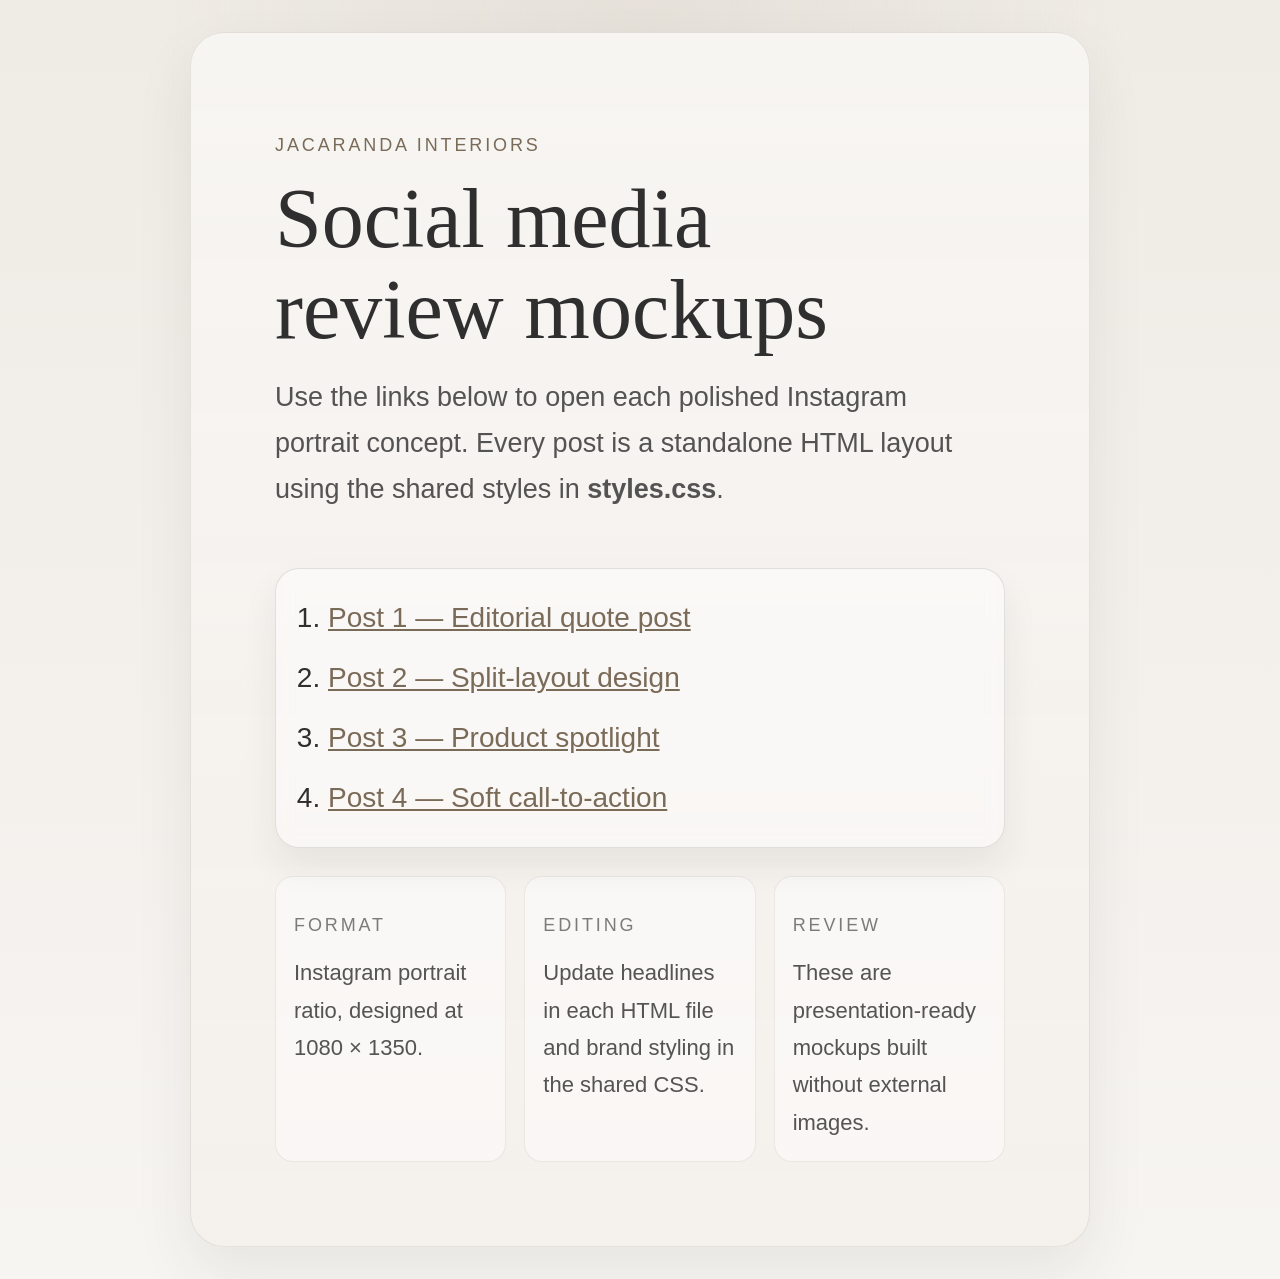
<file: social-test-jacaranda/index.html>
<!DOCTYPE html>
<html lang="en">
<head>
  <meta charset="UTF-8" />
  <meta name="viewport" content="width=device-width, initial-scale=1.0" />
  <title>Jacaranda Interiors Social Mockups</title>
  <link rel="stylesheet" href="styles.css" />
</head>
<body>
  <!--
    This index page is a simple launcher for the four standalone mockups.
    Edit the links below if you rename any post files.
  -->
  <main class="post" style="min-height: auto; width: 900px;">
    <section class="canvas" style="min-height: auto; display: grid; gap: 28px;">
      <div>
        <p class="brand-mark">Jacaranda Interiors</p>
        <h1 class="headline-lg" style="margin-top: 16px; max-width: 620px;">Social media review mockups</h1>
        <p class="body-copy" style="max-width: 680px; margin-top: 20px;">
          Use the links below to open each polished Instagram portrait concept. Every post is a standalone HTML layout using the shared styles in <strong>styles.css</strong>.
        </p>
      </div>

      <div class="panel" style="padding: 28px; border-radius: 24px;">
        <nav aria-label="Mockup post links">
          <ol style="margin: 0; padding-left: 24px; display: grid; gap: 18px; font-size: 28px; line-height: 1.5;">
            <li><a href="post1.html" style="color: var(--earthy-brown);">Post 1 — Editorial quote post</a></li>
            <li><a href="post2.html" style="color: var(--earthy-brown);">Post 2 — Split-layout design</a></li>
            <li><a href="post3.html" style="color: var(--earthy-brown);">Post 3 — Product spotlight</a></li>
            <li><a href="post4.html" style="color: var(--earthy-brown);">Post 4 — Soft call-to-action</a></li>
          </ol>
        </nav>
      </div>

      <div class="meta-grid">
        <div class="meta-box">
          <p class="small-label">Format</p>
          <p class="body-copy" style="margin: 10px 0 0; font-size: 22px;">Instagram portrait ratio, designed at 1080 × 1350.</p>
        </div>
        <div class="meta-box">
          <p class="small-label">Editing</p>
          <p class="body-copy" style="margin: 10px 0 0; font-size: 22px;">Update headlines in each HTML file and brand styling in the shared CSS.</p>
        </div>
        <div class="meta-box">
          <p class="small-label">Review</p>
          <p class="body-copy" style="margin: 10px 0 0; font-size: 22px;">These are presentation-ready mockups built without external images.</p>
        </div>
      </div>
    </section>
  </main>
</body>
</html>
</file>
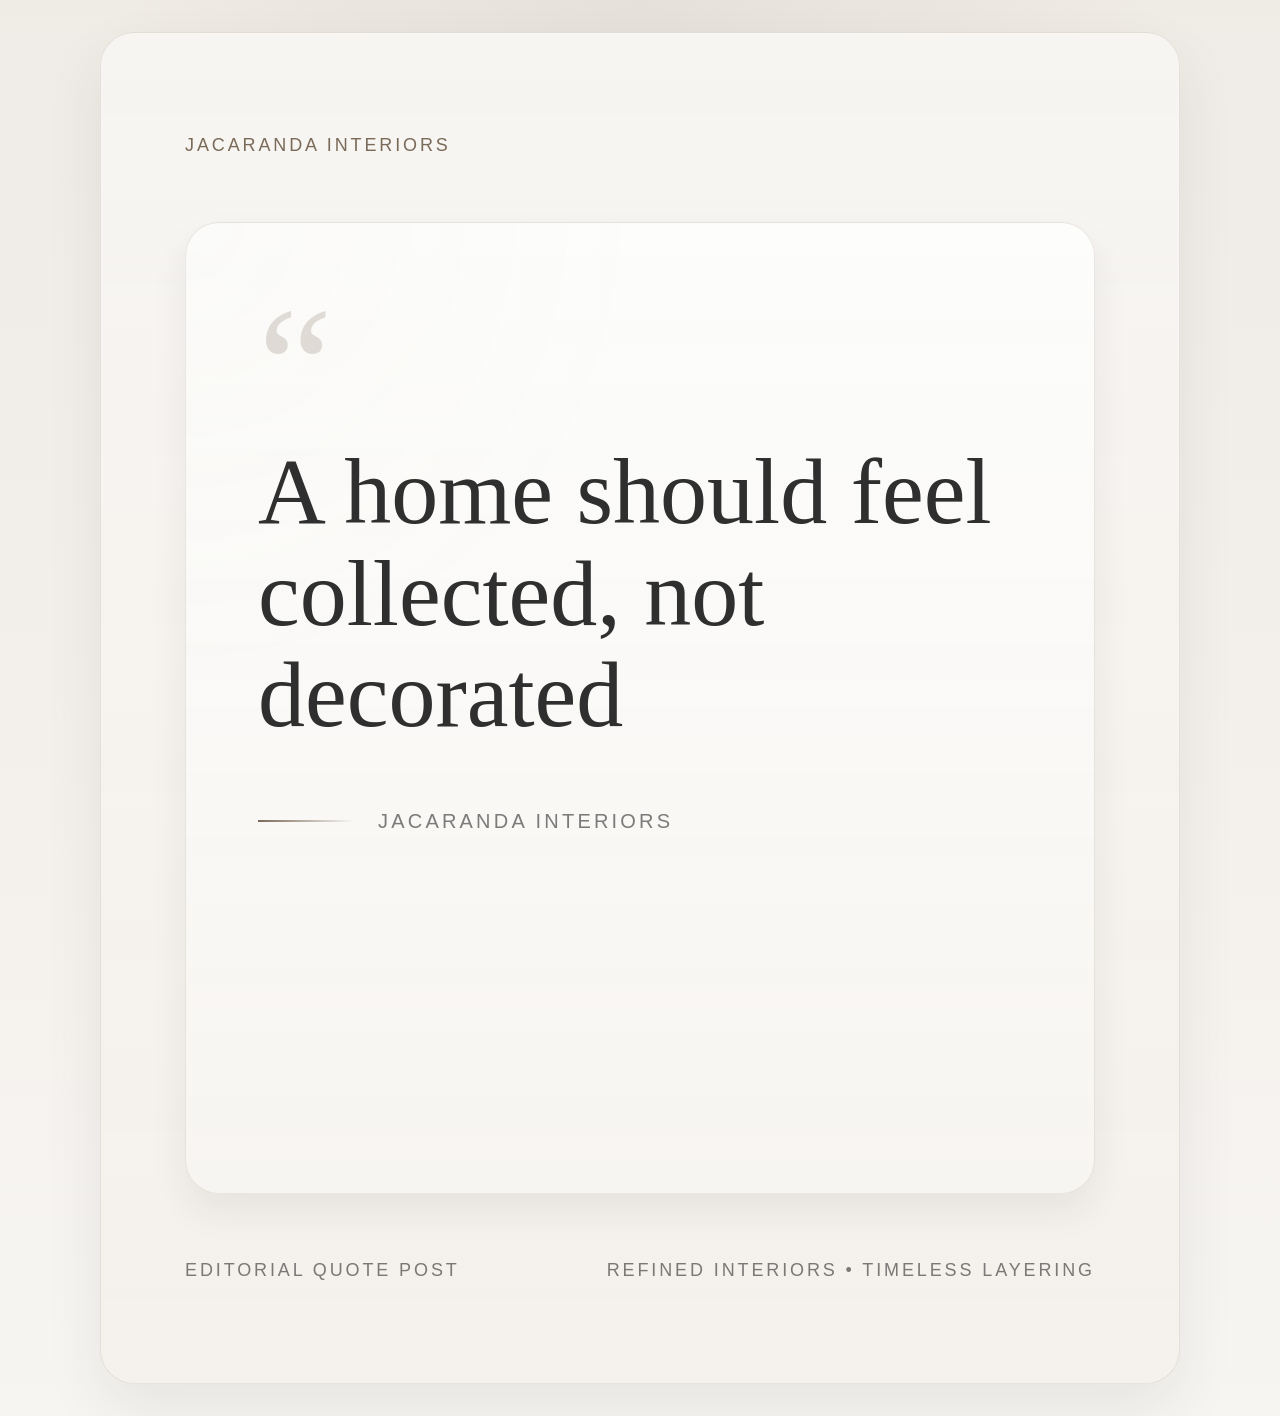
<file: social-test-jacaranda/post1.html>
<!DOCTYPE html>
<html lang="en">
<head>
  <meta charset="UTF-8" />
  <meta name="viewport" content="width=device-width, initial-scale=1.0" />
  <title>Post 1 - Jacaranda Interiors</title>
  <link rel="stylesheet" href="styles.css" />
</head>
<body>
  <!--
    Post 1: editorial quote post.
    Update the main quote text inside the H1 below if you want a different message.
  -->
  <main class="post">
    <section class="canvas quote-layout">
      <header>
        <p class="brand-mark">Jacaranda Interiors</p>
      </header>

      <article class="quote-card">
        <div class="quote-mark">“</div>
        <h1 class="headline-xl quote-text">A home should feel collected, not decorated</h1>
        <div class="signature-row">
          <div class="divider"></div>
          <p class="caption">Jacaranda Interiors</p>
        </div>
      </article>

      <footer class="footer-line">
        <p class="footer-note">Editorial quote post</p>
        <p class="footer-note">Refined interiors • timeless layering</p>
      </footer>
    </section>
  </main>
</body>
</html>
</file>
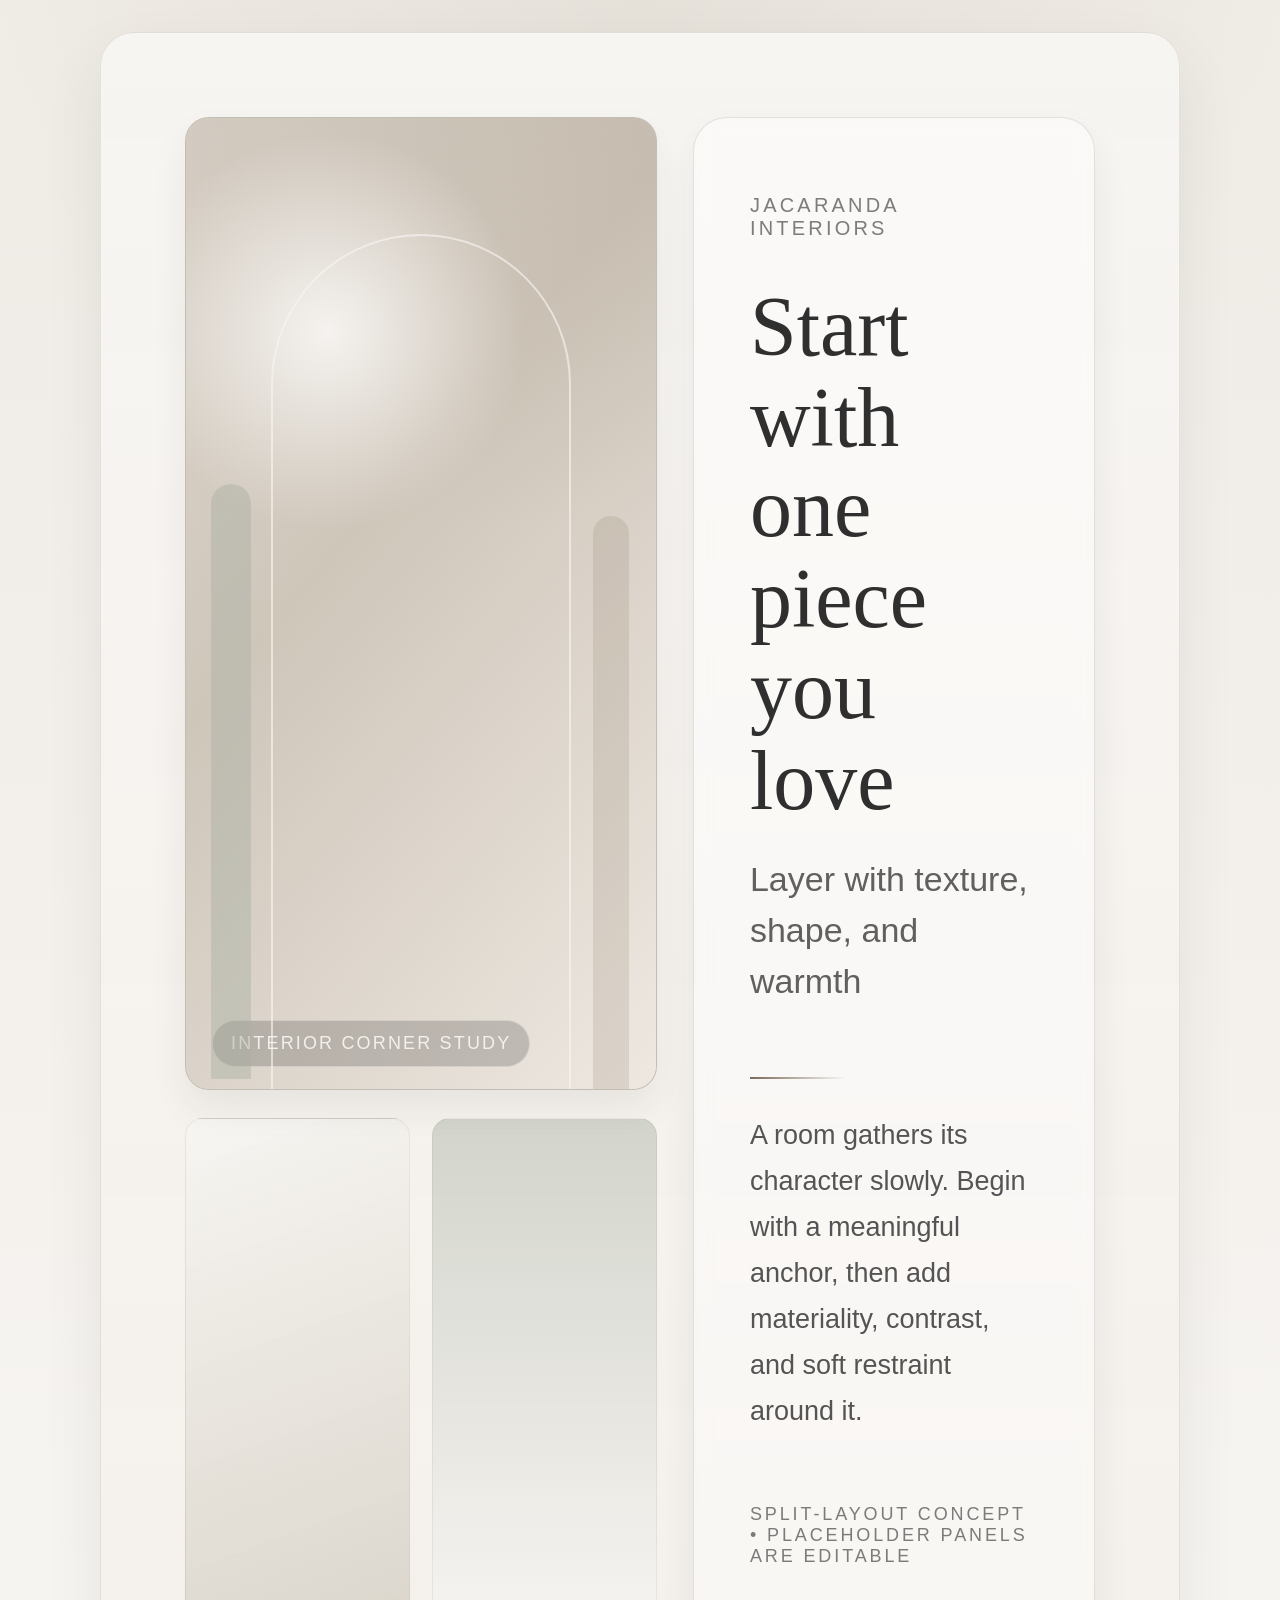
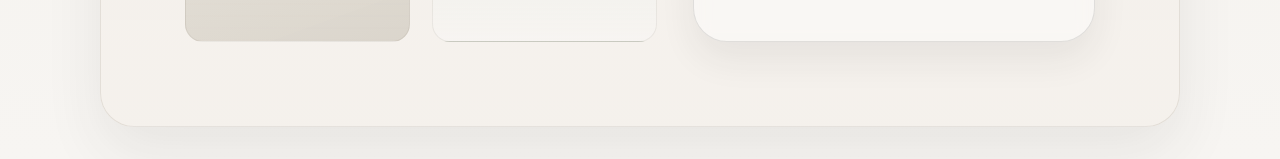
<file: social-test-jacaranda/post2.html>
<!DOCTYPE html>
<html lang="en">
<head>
  <meta charset="UTF-8" />
  <meta name="viewport" content="width=device-width, initial-scale=1.0" />
  <title>Post 2 - Jacaranda Interiors</title>
  <link rel="stylesheet" href="styles.css" />
</head>
<body>
  <!--
    Post 2: split-layout design.
    Edit the title, subtitle, and labels below.
    The faux image blocks are styled in styles.css and can be swapped for real images later if needed.
  -->
  <main class="post">
    <section class="canvas split-layout">
      <div class="image-stack">
        <div class="image-block arch">
          <span class="image-label">Interior corner study</span>
        </div>
        <div class="mini-grid">
          <div class="mini-panel"></div>
          <div class="mini-panel" style="background: linear-gradient(180deg, rgba(168, 176, 162, 0.45), rgba(247, 245, 242, 0.85));"></div>
        </div>
      </div>

      <article class="panel text-panel">
        <p class="kicker">Jacaranda Interiors</p>
        <h1 class="headline-lg" style="margin-top: 22px;">Start with one piece you love</h1>
        <p class="subheadline" style="margin-top: 28px;">Layer with texture, shape, and warmth</p>
        <div class="divider" style="margin-top: 36px;"></div>
        <p class="body-copy" style="margin-top: 34px;">
          A room gathers its character slowly. Begin with a meaningful anchor, then add materiality, contrast, and soft restraint around it.
        </p>
        <p class="footer-note" style="margin-top: 42px;">Split-layout concept • placeholder panels are editable</p>
      </article>
    </section>
  </main>
</body>
</html>
</file>
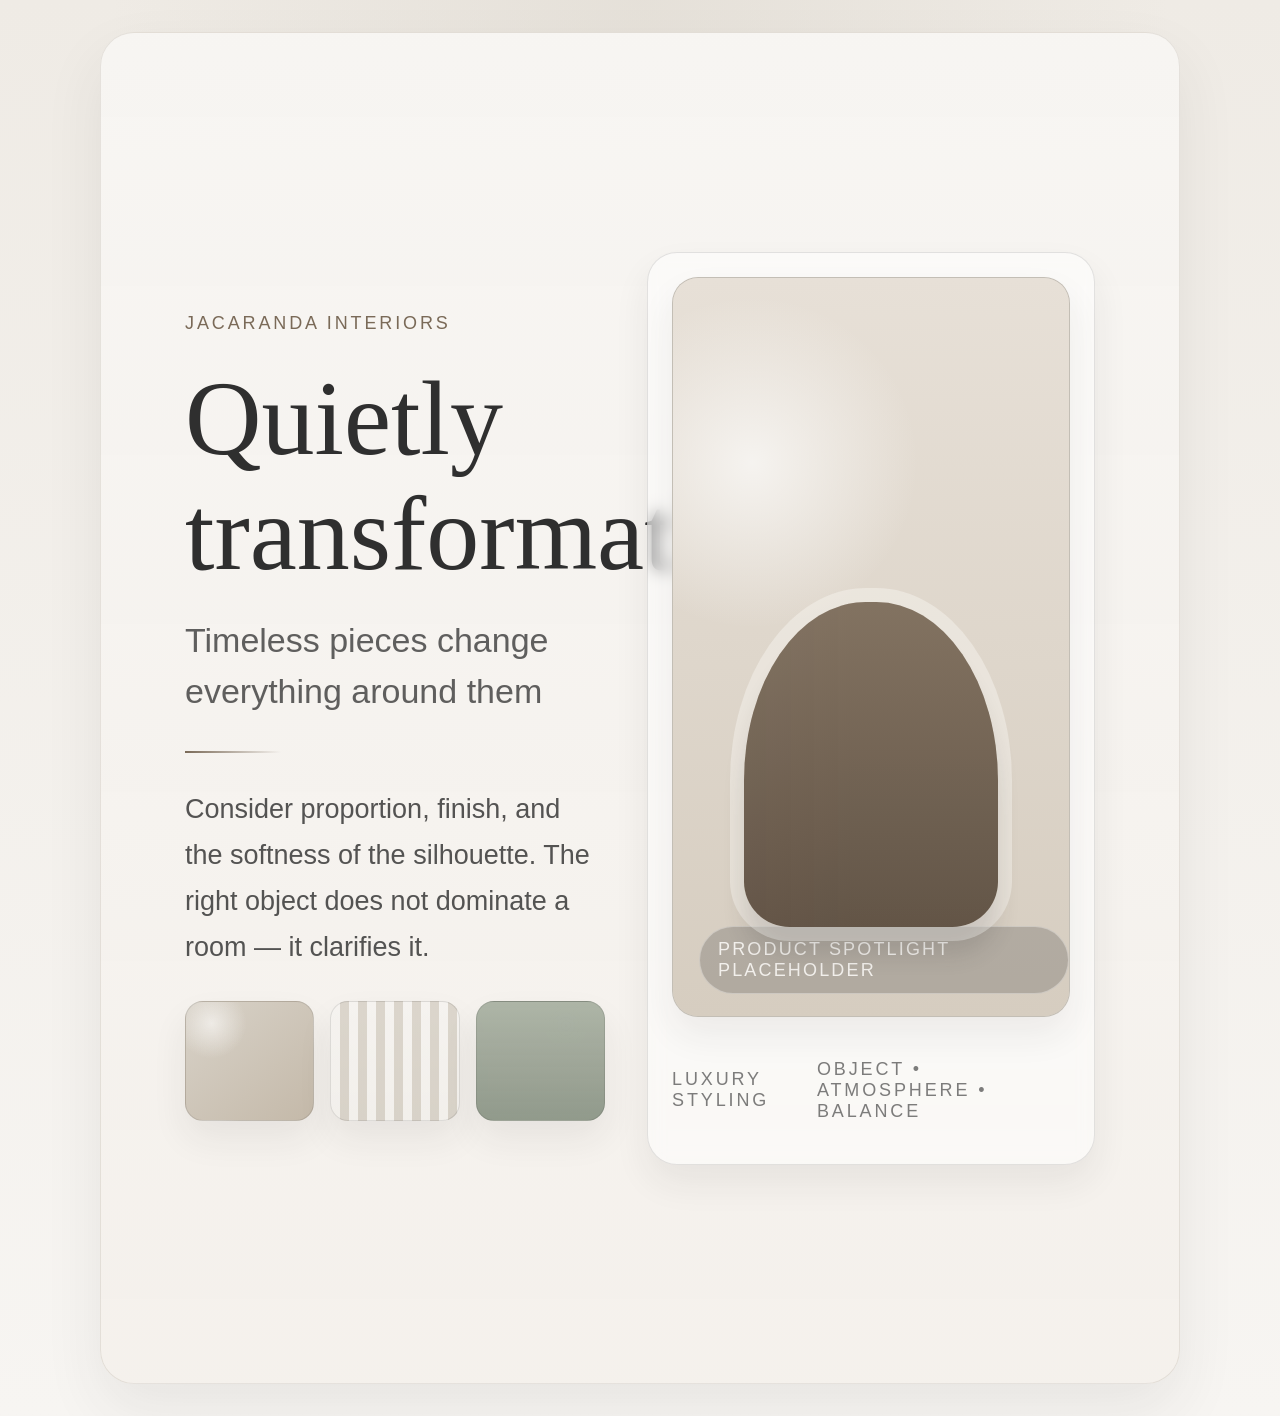
<file: social-test-jacaranda/post3.html>
<!DOCTYPE html>
<html lang="en">
<head>
  <meta charset="UTF-8" />
  <meta name="viewport" content="width=device-width, initial-scale=1.0" />
  <title>Post 3 - Jacaranda Interiors</title>
  <link rel="stylesheet" href="styles.css" />
</head>
<body>
  <!--
    Post 3: product spotlight layout.
    To update the spotlighted product story, edit the title, subtitle, and supporting copy.
  -->
  <main class="post">
    <section class="canvas spotlight-layout">
      <article>
        <p class="brand-mark">Jacaranda Interiors</p>
        <h1 class="display" style="margin-top: 28px; max-width: 420px;">Quietly transformative</h1>
        <p class="subheadline" style="margin-top: 24px; max-width: 460px;">Timeless pieces change everything around them</p>
        <div class="divider" style="margin-top: 34px;"></div>
        <p class="body-copy" style="margin-top: 34px; max-width: 460px;">
          Consider proportion, finish, and the softness of the silhouette. The right object does not dominate a room — it clarifies it.
        </p>

        <div class="material-row">
          <div class="material-swatch stone"></div>
          <div class="material-swatch linen"></div>
          <div class="material-swatch sage"></div>
        </div>
      </article>

      <div class="product-card panel">
        <div class="image-block product" style="min-height: 740px; border-radius: 26px;">
          <span class="image-label">Product spotlight placeholder</span>
        </div>
        <div class="footer-line" style="margin-top: 24px;">
          <p class="small-label">Luxury styling</p>
          <p class="small-label">Object • atmosphere • balance</p>
        </div>
      </div>
    </section>
  </main>
</body>
</html>
</file>
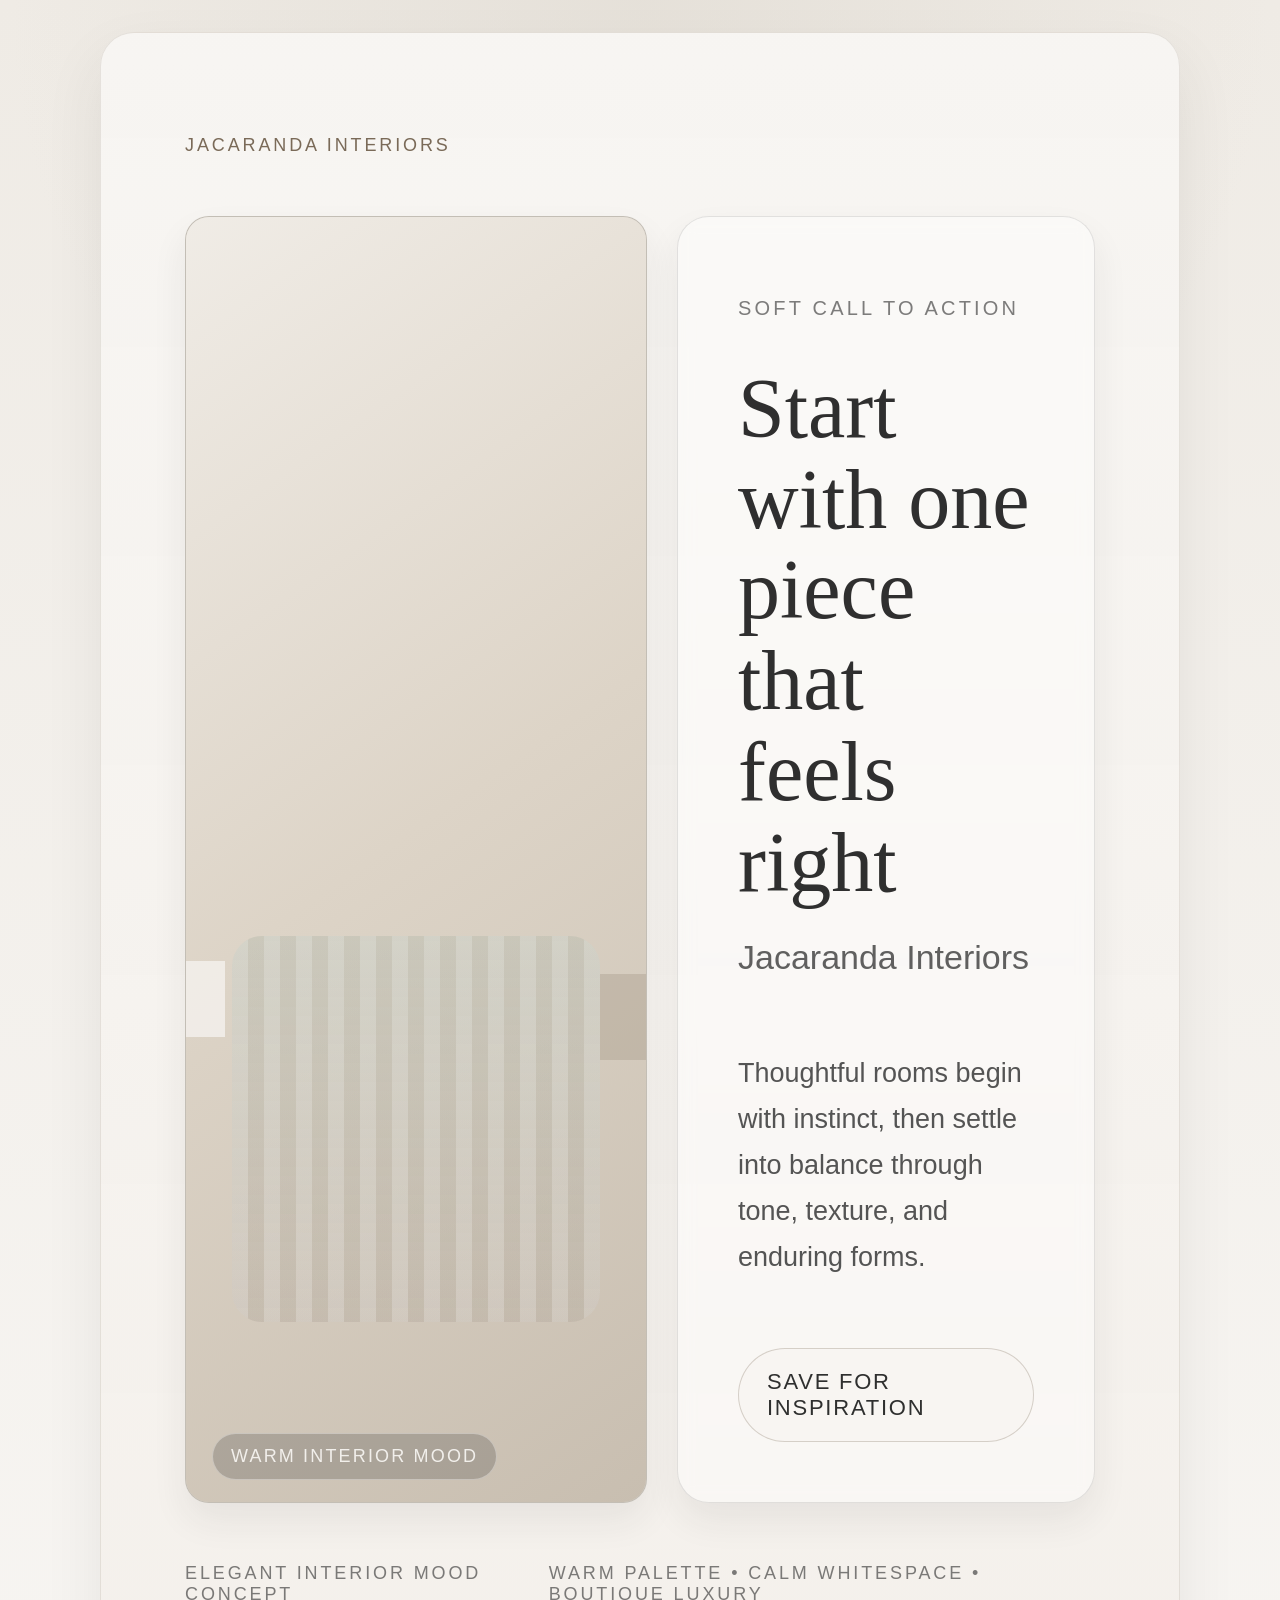
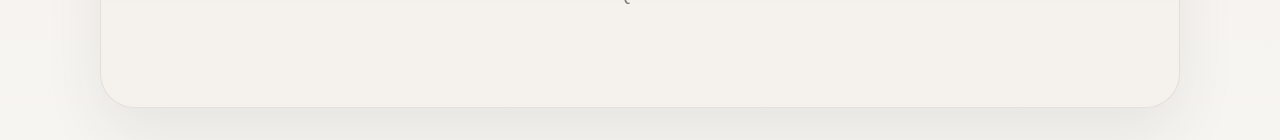
<file: social-test-jacaranda/post4.html>
<!DOCTYPE html>
<html lang="en">
<head>
  <meta charset="UTF-8" />
  <meta name="viewport" content="width=device-width, initial-scale=1.0" />
  <title>Post 4 - Jacaranda Interiors</title>
  <link rel="stylesheet" href="styles.css" />
</head>
<body>
  <!--
    Post 4: soft call-to-action.
    Update the CTA text below and optionally adjust the faux mood image block in styles.css.
  -->
  <main class="post">
    <section class="canvas cta-layout">
      <header>
        <p class="brand-mark">Jacaranda Interiors</p>
      </header>

      <div class="hero-band">
        <div class="image-block mood">
          <span class="image-label">Warm interior mood</span>
        </div>

        <article class="cta-card">
          <p class="kicker">Soft call to action</p>
          <h1 class="headline-lg" style="margin-top: 24px;">Start with one piece that feels right</h1>
          <p class="subheadline" style="margin-top: 24px;">Jacaranda Interiors</p>
          <p class="body-copy" style="margin-top: 34px;">
            Thoughtful rooms begin with instinct, then settle into balance through tone, texture, and enduring forms.
          </p>
          <div style="margin-top: 40px;">
            <span class="button-soft">Save for inspiration</span>
          </div>
        </article>
      </div>

      <footer class="footer-line">
        <p class="footer-note">Elegant interior mood concept</p>
        <p class="footer-note">Warm palette • calm whitespace • boutique luxury</p>
      </footer>
    </section>
  </main>
</body>
</html>
</file>
<file: social-test-jacaranda/styles.css>
/*
  Jacaranda Interiors social post mockups
  ---------------------------------------
  Edit this file to change shared colors, typography, spacing, and reusable layout styles.
*/

:root {
  /* Brand palette: update these hex values to restyle every mockup quickly */
  --warm-white: #F7F5F2;
  --soft-taupe: #D8D2C8;
  --charcoal: #2F2F2F;
  --earthy-brown: #7A6A58;
  --muted-sage: #A8B0A2;
  --line: rgba(47, 47, 47, 0.12);
  --shadow-soft: 0 26px 60px rgba(47, 47, 47, 0.08);
  --shadow-card: 0 18px 36px rgba(47, 47, 47, 0.07);
  --serif: "Iowan Old Style", "Palatino Linotype", "Book Antiqua", Georgia, serif;
  --sans: "Avenir Next", "Segoe UI", Helvetica, Arial, sans-serif;
  --radius-xl: 34px;
  --radius-lg: 24px;
  --radius-md: 18px;
  --post-width: 1080px;
  --post-height: 1350px;
}

* {
  box-sizing: border-box;
}

html,
body {
  margin: 0;
  min-height: 100%;
  background:
    radial-gradient(circle at top, rgba(216, 210, 200, 0.42), transparent 34%),
    linear-gradient(180deg, #efebe5 0%, var(--warm-white) 100%);
  color: var(--charcoal);
  font-family: var(--sans);
}

body {
  display: flex;
  justify-content: center;
  align-items: flex-start;
  padding: 32px;
}

/* Main Instagram artboard */
.post {
  position: relative;
  width: var(--post-width);
  min-height: var(--post-height);
  overflow: hidden;
  background: linear-gradient(180deg, rgba(247, 245, 242, 0.98) 0%, rgba(244, 240, 235, 0.95) 100%);
  border: 1px solid rgba(122, 106, 88, 0.14);
  border-radius: var(--radius-xl);
  box-shadow: var(--shadow-soft);
}

/* Shared spacing wrapper for each post */
.canvas {
  position: relative;
  min-height: var(--post-height);
  padding: 84px;
}

.brand-mark,
.footer-note,
.kicker,
.caption,
.small-label {
  letter-spacing: 0.16em;
  text-transform: uppercase;
}

.brand-mark,
.footer-note,
.small-label {
  font-size: 18px;
}

.kicker,
.caption {
  font-size: 20px;
}

.brand-mark {
  color: var(--earthy-brown);
}

.footer-note,
.caption,
.small-label,
.kicker {
  color: rgba(47, 47, 47, 0.62);
}

h1,
h2,
h3 {
  margin: 0;
  font-family: var(--serif);
  font-weight: 500;
  line-height: 1.08;
}

.display {
  font-size: 106px;
}

.headline-xl {
  font-size: 94px;
}

.headline-lg {
  font-size: 84px;
}

.subheadline {
  font-size: 34px;
  line-height: 1.5;
  color: rgba(47, 47, 47, 0.76);
}

.body-copy {
  font-size: 27px;
  line-height: 1.7;
  color: rgba(47, 47, 47, 0.82);
}

.divider {
  width: 96px;
  height: 2px;
  background: linear-gradient(90deg, var(--earthy-brown), rgba(122, 106, 88, 0));
}

.panel,
.image-block,
.material-swatch,
.framed-card,
.cta-card {
  border: 1px solid var(--line);
  box-shadow: var(--shadow-card);
}

.panel,
.framed-card,
.cta-card {
  background: rgba(255, 255, 255, 0.42);
  backdrop-filter: blur(8px);
}

.image-block {
  position: relative;
  overflow: hidden;
  border-radius: var(--radius-lg);
  background-color: var(--soft-taupe);
}

/* Reusable faux photography/texture treatments */
.image-block::before,
.image-block::after,
.texture-overlay::before,
.texture-overlay::after {
  content: "";
  position: absolute;
  inset: 0;
}

.image-block.arch::before {
  background:
    radial-gradient(circle at 30% 22%, rgba(247, 245, 242, 0.95), transparent 24%),
    linear-gradient(180deg, rgba(122, 106, 88, 0.12), rgba(247, 245, 242, 0) 42%),
    linear-gradient(130deg, #dfd8cf 0%, #cfc6ba 40%, #eee8e1 100%);
}

.image-block.arch::after {
  inset: 12% 18% 0 18%;
  border-radius: 220px 220px 0 0;
  border: 2px solid rgba(247, 245, 242, 0.65);
  border-bottom: none;
  box-shadow:
    -190px 120px 0 -130px rgba(168, 176, 162, 0.45),
    190px 150px 0 -132px rgba(122, 106, 88, 0.16);
}

.image-block.product::before {
  background:
    radial-gradient(circle at 20% 25%, rgba(247, 245, 242, 0.92), transparent 26%),
    linear-gradient(180deg, #e7e0d7 0%, #d6cdc0 100%);
}

.image-block.product::after {
  inset: auto 18% 12% 18%;
  height: 44%;
  border-radius: 48% 48% 18% 18% / 55% 55% 14% 14%;
  background:
    linear-gradient(180deg, rgba(122, 106, 88, 0.92), rgba(89, 74, 60, 0.92)),
    linear-gradient(90deg, rgba(247, 245, 242, 0.22), transparent 42%);
  box-shadow:
    0 28px 22px rgba(47, 47, 47, 0.14),
    0 0 0 14px rgba(247, 245, 242, 0.44);
}

.image-block.mood::before {
  background:
    linear-gradient(145deg, #f0ece6 0%, #ddd4c7 48%, #c8beb0 100%),
    radial-gradient(circle at 25% 20%, rgba(247, 245, 242, 0.92), transparent 22%);
}

.image-block.mood::after {
  inset: auto 10% 14% 10%;
  height: 30%;
  border-radius: 30px;
  background:
    linear-gradient(180deg, rgba(168, 176, 162, 0.32), rgba(122, 106, 88, 0.16)),
    repeating-linear-gradient(90deg, rgba(247, 245, 242, 0.45) 0 16px, rgba(216, 210, 200, 0.35) 16px 32px);
  box-shadow:
    -220px -130px 0 -155px rgba(247, 245, 242, 0.74),
    200px -112px 0 -150px rgba(122, 106, 88, 0.2);
}

.image-label {
  position: absolute;
  left: 26px;
  bottom: 22px;
  padding: 12px 18px;
  border-radius: 999px;
  border: 1px solid rgba(247, 245, 242, 0.4);
  background: rgba(47, 47, 47, 0.22);
  color: rgba(247, 245, 242, 0.92);
  font-size: 18px;
  letter-spacing: 0.12em;
  text-transform: uppercase;
}

/* Post-specific layout helpers */
.quote-layout {
  display: grid;
  grid-template-rows: auto 1fr auto;
  gap: 48px;
}

.quote-card {
  width: 100%;
  padding: 76px 72px;
  border-radius: var(--radius-xl);
  border: 1px solid rgba(122, 106, 88, 0.14);
  background:
    linear-gradient(180deg, rgba(255, 255, 255, 0.76), rgba(247, 245, 242, 0.82)),
    radial-gradient(circle at top left, rgba(168, 176, 162, 0.14), transparent 35%);
  box-shadow: var(--shadow-card);
}

.quote-mark {
  font-family: var(--serif);
  font-size: 168px;
  line-height: 0.8;
  color: rgba(122, 106, 88, 0.22);
}

.quote-text {
  margin-top: 8px;
  max-width: 760px;
}

.signature-row {
  display: flex;
  align-items: center;
  gap: 24px;
  margin-top: 44px;
}

.split-layout {
  display: grid;
  grid-template-columns: 1.08fr 0.92fr;
  gap: 36px;
  align-items: stretch;
}

.image-stack {
  display: grid;
  grid-template-rows: 1.3fr 0.7fr;
  gap: 28px;
}

.mini-grid {
  display: grid;
  grid-template-columns: 1fr 1fr;
  gap: 22px;
}

.mini-panel {
  min-height: 200px;
  border-radius: var(--radius-md);
  background:
    linear-gradient(160deg, rgba(247, 245, 242, 0.88), rgba(216, 210, 200, 0.9)),
    repeating-linear-gradient(0deg, rgba(122, 106, 88, 0.04) 0 2px, transparent 2px 12px);
  border: 1px solid rgba(122, 106, 88, 0.1);
}

.text-panel {
  display: flex;
  flex-direction: column;
  justify-content: center;
  padding: 56px;
  border-radius: var(--radius-xl);
}

.spotlight-layout {
  display: grid;
  grid-template-columns: 0.95fr 1.05fr;
  gap: 42px;
  align-items: center;
}

.product-card {
  padding: 24px;
  border-radius: 30px;
  background: rgba(255, 255, 255, 0.52);
}

.material-row {
  display: grid;
  grid-template-columns: repeat(3, 1fr);
  gap: 16px;
  margin-top: 30px;
}

.material-swatch {
  min-height: 120px;
  border-radius: 18px;
  overflow: hidden;
  background: var(--soft-taupe);
}

.material-swatch.stone {
  background:
    radial-gradient(circle at 20% 18%, rgba(247, 245, 242, 0.74), transparent 25%),
    linear-gradient(140deg, #d8d2c8 0%, #c4b9a9 100%);
}

.material-swatch.linen {
  background:
    repeating-linear-gradient(90deg, rgba(247, 245, 242, 0.84) 0 9px, rgba(216, 210, 200, 0.85) 9px 18px),
    linear-gradient(180deg, #ebe6df 0%, #d8d2c8 100%);
}

.material-swatch.sage {
  background:
    linear-gradient(180deg, rgba(168, 176, 162, 0.94), rgba(134, 144, 128, 0.9)),
    radial-gradient(circle at 70% 20%, rgba(247, 245, 242, 0.34), transparent 18%);
}

.cta-layout {
  display: grid;
  grid-template-rows: auto 1fr auto;
  gap: 42px;
}

.hero-band {
  display: grid;
  grid-template-columns: 1.05fr 0.95fr;
  gap: 30px;
  align-items: stretch;
}

.cta-card {
  display: flex;
  flex-direction: column;
  justify-content: center;
  padding: 60px;
  border-radius: 32px;
}

.button-soft {
  display: inline-flex;
  align-items: center;
  justify-content: center;
  min-width: 250px;
  padding: 20px 28px;
  border-radius: 999px;
  border: 1px solid rgba(122, 106, 88, 0.28);
  color: var(--charcoal);
  background: rgba(247, 245, 242, 0.86);
  font-size: 22px;
  letter-spacing: 0.08em;
  text-transform: uppercase;
}

.footer-line {
  display: flex;
  justify-content: space-between;
  align-items: center;
  gap: 20px;
}

.meta-grid {
  display: grid;
  grid-template-columns: repeat(3, 1fr);
  gap: 18px;
}

.meta-box {
  padding: 20px 18px;
  border-radius: 18px;
  background: rgba(255, 255, 255, 0.46);
  border: 1px solid rgba(122, 106, 88, 0.12);
}
</file>
